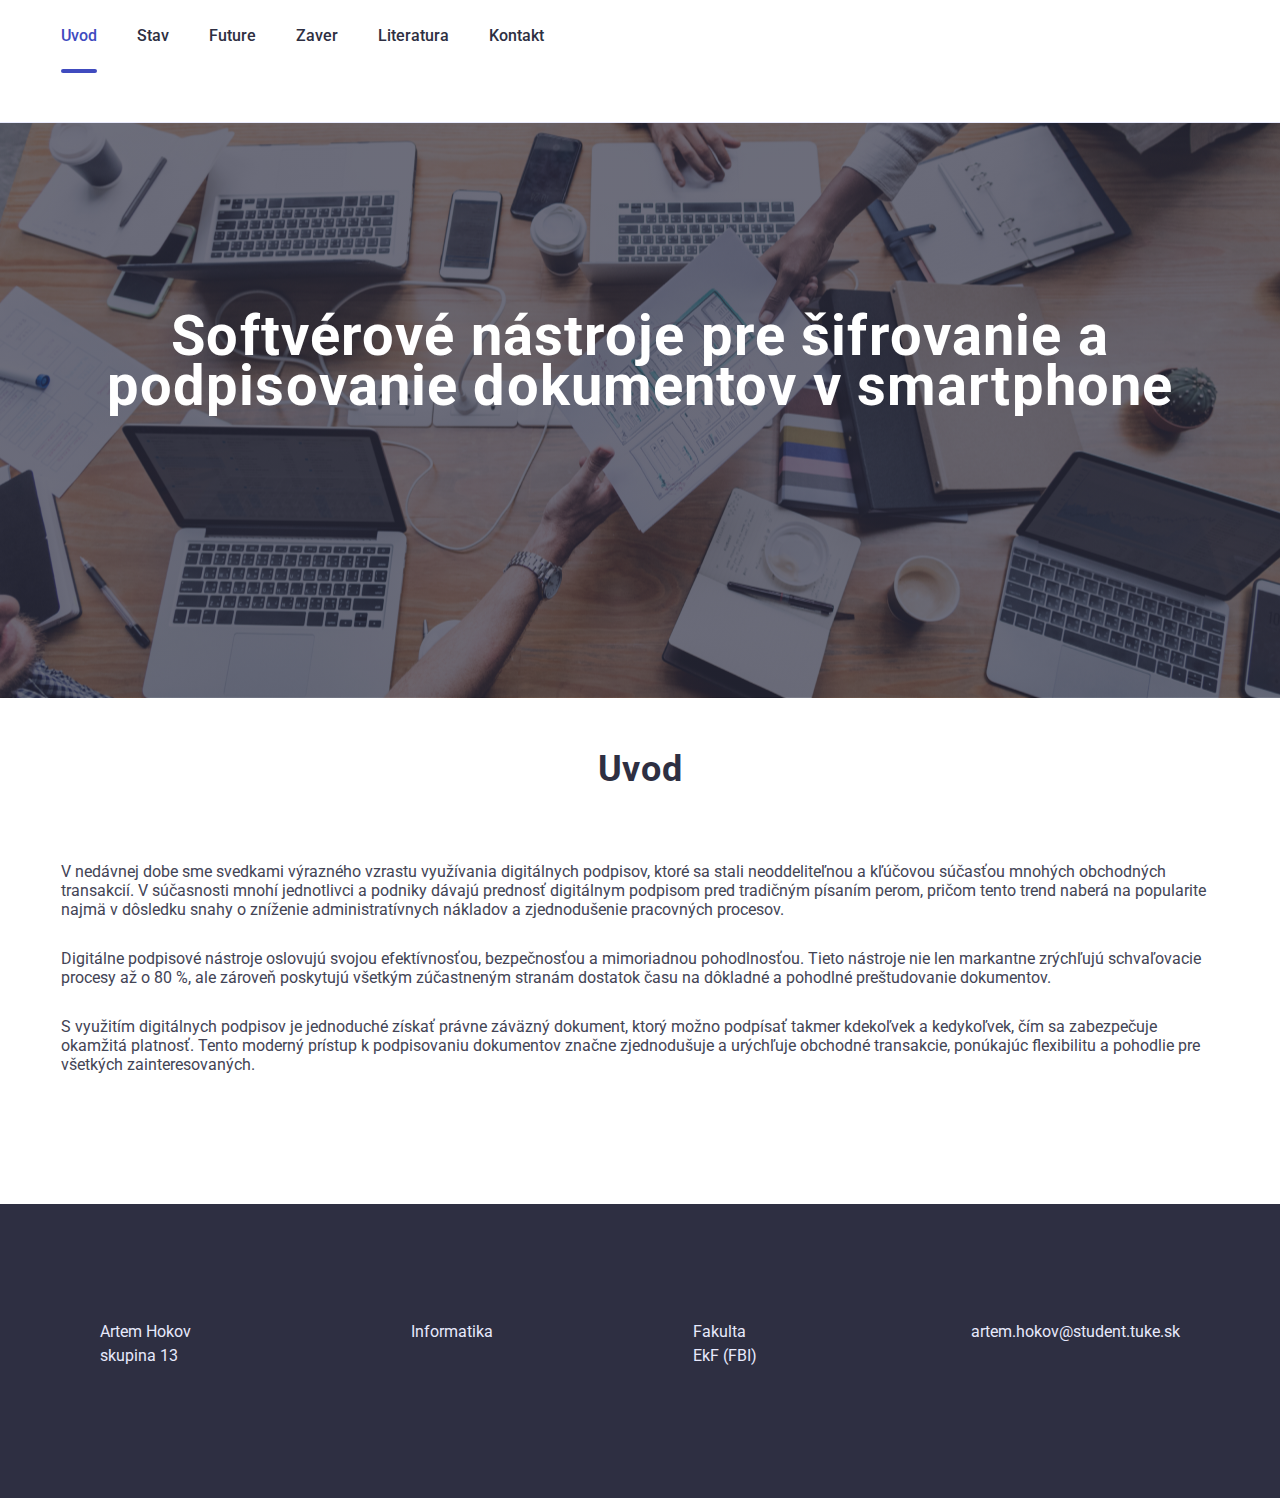
<file: index.html>
<!DOCTYPE html>
<html lang="en">
  <head>
    <meta charset="UTF-8" />
    <meta http-equiv="X-UA-Compatible" content="IE=edge" />
    <meta name="viewport" content="width=device-width, initial-scale=1.0" />
    <title>Document</title>

    <link rel="preconnect" href="https://fonts.googleapis.com" />
    <link rel="preconnect" href="https://fonts.gstatic.com" crossorigin />
    <link
      href="https://fonts.googleapis.com/css2?family=Roboto:wght@400;500;700;900&display=swap"
      rel="stylesheet"
    />

    <link
      rel="stylesheet"
      href="https://cdnjs.cloudflare.com/ajax/libs/modern-normalize/1.1.0/modern-normalize.min.css"
      integrity="sha512-wpPYUAdjBVSE4KJnH1VR1HeZfpl1ub8YT/NKx4PuQ5NmX2tKuGu6U/JRp5y+Y8XG2tV+wKQpNHVUX03MfMFn9Q=="
      crossorigin="anonymous"
      referrerpolicy="no-referrer"
    />
    <link rel="stylesheet" href="./styles.css" />
  </head>
  <body>
    <header class="header">
      <div class="container header-container">
        <nav class="header-nav">
          <ul class="header-menu">
            <li class="markers">
              <a class="header-link active" href="index.html">Uvod</a>
            </li>
            <li class="markers">
              <a class="header-link" href="stav.html">Stav</a>
            </li>
            <li class="markers"><a class="header-link" href="future.html">Future</a></li>
            <li class="markers"><a class="header-link" href="zaver.htm">Zaver</a></li>
            <li class="markers">
              <a class="header-link" href="literatura.html">Literatura</a>
            </li>
            <li class="markers"><a class="header-link" href="#kontakt">Kontakt</a></li>
          </ul>
      </div>
    </header>
    <main>
      <section class="first-section">
        <div class="container">
          <h1 class="title">Softvérové nástroje pre šifrovanie a podpisovanie dokumentov v smartphone</h1>
        </div>
      </section>
      <section class="section">
        <div class="container" id="uvod">
          <h2 class="title-h2">Uvod</h2>
          <div class="container">
          <div class="paragraph-container">
            <p class="paragraph">V nedávnej dobe sme svedkami výrazného vzrastu využívania digitálnych podpisov, ktoré sa stali neoddeliteľnou a kľúčovou súčasťou mnohých obchodných transakcií. V súčasnosti mnohí jednotlivci a podniky dávajú prednosť digitálnym podpisom pred tradičným písaním perom, pričom tento trend naberá na popularite najmä v dôsledku snahy o zníženie administratívnych nákladov a zjednodušenie pracovných procesov.
</p>
          </div>
          <div class="paragraph-container">
            <p class="paragraph">Digitálne podpisové nástroje oslovujú svojou efektívnosťou, bezpečnosťou a mimoriadnou pohodlnosťou. Tieto nástroje nie len markantne zrýchľujú schvaľovacie procesy až o 80 %, ale zároveň poskytujú všetkým zúčastneným stranám dostatok času na dôkladné a pohodlné preštudovanie dokumentov.</p>
          </div>
          <div class="paragraph-container">
            <p class="paragraph">S využitím digitálnych podpisov je jednoduché získať právne záväzný dokument, ktorý možno podpísať takmer kdekoľvek a kedykoľvek, čím sa zabezpečuje okamžitá platnosť. Tento moderný prístup k podpisovaniu dokumentov značne zjednodušuje a urýchľuje obchodné transakcie, ponúkajúc flexibilitu a pohodlie pre všetkých zainteresovaných.</p>
          </div>
          </div>
        </div>
      </section>
    </main>
    <footer class="section-footer" id="kontakt">
      <div class="paragraph-footer">
        <p class="paragraph-container">
          Artem Hokov skupina 13
        </p>
      </div>
      <div class="paragraph-footer">
        <p class="paragraph">
        Informatika 
      </p>
      </div>
      <div class="paragraph-footer">
        <p class="paragraph">
        Fakulta EkF (FBI)
      </p>
      </div>
      <div class="paragraph-footer">
        <p class="paragraph">artem.hokov@student.tuke.sk</p>
      </div>
      
    </footer>
</html>
</file>
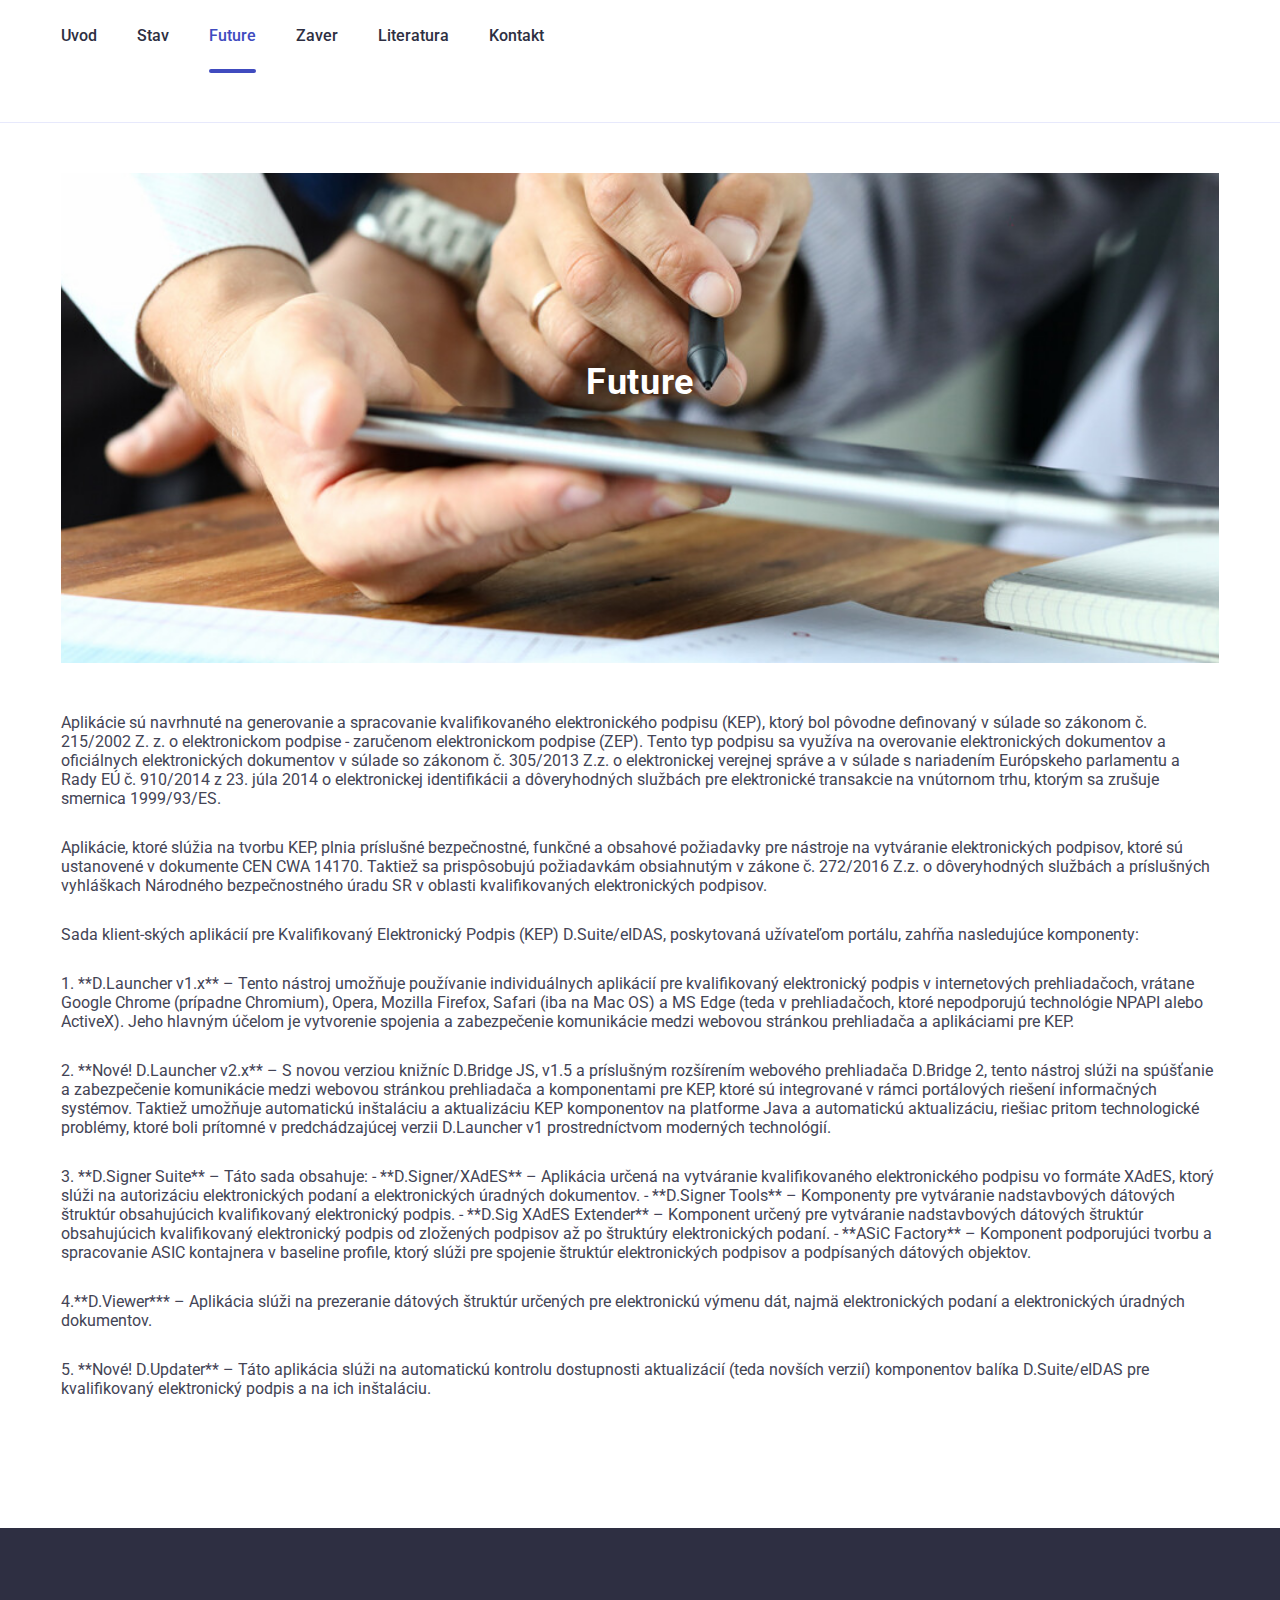
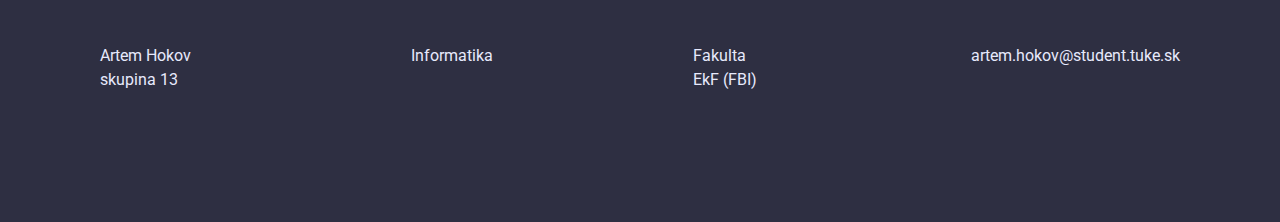
<file: future.html>
<!DOCTYPE html>
<html lang="en">
  <head>
    <meta charset="UTF-8" />
    <meta name="viewport" content="width=device-width, initial-scale=1.0" />
    <title>Document</title>
    <link rel="preconnect" href="https://fonts.googleapis.com" />
    <link rel="preconnect" href="https://fonts.gstatic.com" crossorigin />
    <link
      href="https://fonts.googleapis.com/css2?family=Roboto:wght@400;500;700;900&display=swap"
      rel="stylesheet"
    />

    <link
      rel="stylesheet"
      href="https://cdnjs.cloudflare.com/ajax/libs/modern-normalize/1.1.0/modern-normalize.min.css"
      integrity="sha512-wpPYUAdjBVSE4KJnH1VR1HeZfpl1ub8YT/NKx4PuQ5NmX2tKuGu6U/JRp5y+Y8XG2tV+wKQpNHVUX03MfMFn9Q=="
      crossorigin="anonymous"
      referrerpolicy="no-referrer"
    />
    <link rel="stylesheet" href="./styles.css" />
  </head>
  <body>
    <header class="header">
      <div class="container header-container">
        <nav class="header-nav">
          <ul class="header-menu">
            <li class="markers">
              <a class="header-link" href="index.html">Uvod</a>
            </li>
            <li class="markers">
              <a class="header-link" href="stav.html">Stav</a>
            </li>
            <li class="markers">
              <a class="header-link active" href="future.html">Future</a>
            </li>
            <li class="markers">
              <a class="header-link" href="zaver.htm">Zaver</a>
            </li>
            <li class="markers">
              <a class="header-link" href="literatura.html">Literatura</a>
            </li>
            <li class="markers">
              <a class="header-link" href="#kontakt">Kontakt</a>
            </li>
          </ul>
        </nav>
      </div>
    </header>
    <main>
      <section class="section">
        <div class="container" id="future">
          <div class="section-future">
            <h2 class="title-h2-future">Future</h2>
          </div>
          <div class="container">
            <div class="paragraph-container">
              <p class="paragraph">
                Aplikácie sú navrhnuté na generovanie a spracovanie
                kvalifikovaného elektronického podpisu (KEP), ktorý bol pôvodne
                definovaný v súlade so zákonom č. 215/2002 Z. z. o elektronickom
                podpise - zaručenom elektronickom podpise (ZEP). Tento typ
                podpisu sa využíva na overovanie elektronických dokumentov a
                oficiálnych elektronických dokumentov v súlade so zákonom č.
                305/2013 Z.z. o elektronickej verejnej správe a v súlade s
                nariadením Európskeho parlamentu a Rady EÚ č. 910/2014 z 23.
                júla 2014 o elektronickej identifikácii a dôveryhodných službách
                pre elektronické transakcie na vnútornom trhu, ktorým sa zrušuje
                smernica 1999/93/ES.
              </p>
            </div>
            <div class="paragraph-container">
              <p class="paragraph">
                Aplikácie, ktoré slúžia na tvorbu KEP, plnia príslušné
                bezpečnostné, funkčné a obsahové požiadavky pre nástroje na
                vytváranie elektronických podpisov, ktoré sú ustanovené v
                dokumente CEN CWA 14170. Taktiež sa prispôsobujú požiadavkám
                obsiahnutým v zákone č. 272/2016 Z.z. o dôveryhodných službách a
                príslušných vyhláškach Národného bezpečnostného úradu SR v
                oblasti kvalifikovaných elektronických podpisov.
              </p>
            </div>
            <div class="paragraph-container">
              <p class="paragraph">
                Sada klient-ských aplikácií pre Kvalifikovaný Elektronický
                Podpis (KEP) D.Suite/eIDAS, poskytovaná užívateľom portálu,
                zahŕňa nasledujúce komponenty:
              </p>
            </div>
            <div class="paragraph-container">
              <p class="paragraph">
                1. **D.Launcher v1.x** – Tento nástroj umožňuje používanie
                individuálnych aplikácií pre kvalifikovaný elektronický podpis v
                internetových prehliadačoch, vrátane Google Chrome (prípadne
                Chromium), Opera, Mozilla Firefox, Safari (iba na Mac OS) a MS
                Edge (teda v prehliadačoch, ktoré nepodporujú technológie NPAPI
                alebo ActiveX). Jeho hlavným účelom je vytvorenie spojenia a
                zabezpečenie komunikácie medzi webovou stránkou prehliadača a
                aplikáciami pre KEP.
              </p>
            </div>
            <div class="paragraph-container">
              <p class="paragraph">
                2. **Nové! D.Launcher v2.x** – S novou verziou knižníc D.Bridge
                JS, v1.5 a príslušným rozšírením webového prehliadača D.Bridge
                2, tento nástroj slúži na spúšťanie a zabezpečenie komunikácie
                medzi webovou stránkou prehliadača a komponentami pre KEP, ktoré
                sú integrované v rámci portálových riešení informačných
                systémov. Taktiež umožňuje automatickú inštaláciu a aktualizáciu
                KEP komponentov na platforme Java a automatickú aktualizáciu,
                riešiac pritom technologické problémy, ktoré boli prítomné v
                predchádzajúcej verzii D.Launcher v1 prostredníctvom moderných
                technológií.
              </p>
            </div>
            <div class="paragraph-container">
              <p class="paragraph">
                3. **D.Signer Suite** – Táto sada obsahuje: - **D.Signer/XAdES**
                – Aplikácia určená na vytváranie kvalifikovaného elektronického
                podpisu vo formáte XAdES, ktorý slúži na autorizáciu
                elektronických podaní a elektronických úradných dokumentov. -
                **D.Signer Tools** – Komponenty pre vytváranie nadstavbových
                dátových štruktúr obsahujúcich kvalifikovaný elektronický
                podpis. - **D.Sig XAdES Extender** – Komponent určený pre
                vytváranie nadstavbových dátových štruktúr obsahujúcich
                kvalifikovaný elektronický podpis od zložených podpisov až po
                štruktúry elektronických podaní. - **ASiC Factory** – Komponent
                podporujúci tvorbu a spracovanie ASIC kontajnera v baseline
                profile, ktorý slúži pre spojenie štruktúr elektronických
                podpisov a podpísaných dátových objektov.
              </p>
            </div>
            <div class="paragraph-container">
              <p class="paragraph">
                4.**D.Viewer*** – Aplikácia slúži na prezeranie dátových
                štruktúr určených pre elektronickú výmenu dát, najmä
                elektronických podaní a elektronických úradných dokumentov.
              </p>
            </div>
            <div class="paragraph-container">
              <p class="paragraph">
                5. **Nové! D.Updater** – Táto aplikácia slúži na automatickú
                kontrolu dostupnosti aktualizácií (teda novších verzií)
                komponentov balíka D.Suite/eIDAS pre kvalifikovaný elektronický
                podpis a na ich inštaláciu.
              </p>
            </div>
          </div>
        </div>
      </section>
    </main>
    <footer class="section-footer" id="kontakt">
      <div class="paragraph-footer">
        <p class="paragraph-container">Artem Hokov skupina 13</p>
      </div>
      <div class="paragraph-footer">
        <p class="paragraph">Informatika</p>
      </div>
      <div class="paragraph-footer">
        <p class="paragraph">Fakulta EkF (FBI)</p>
      </div>
      <div class="paragraph-footer">
        <p class="paragraph">artem.hokov@student.tuke.sk</p>
      </div>
    </footer>
  </body>
</html>
</file>
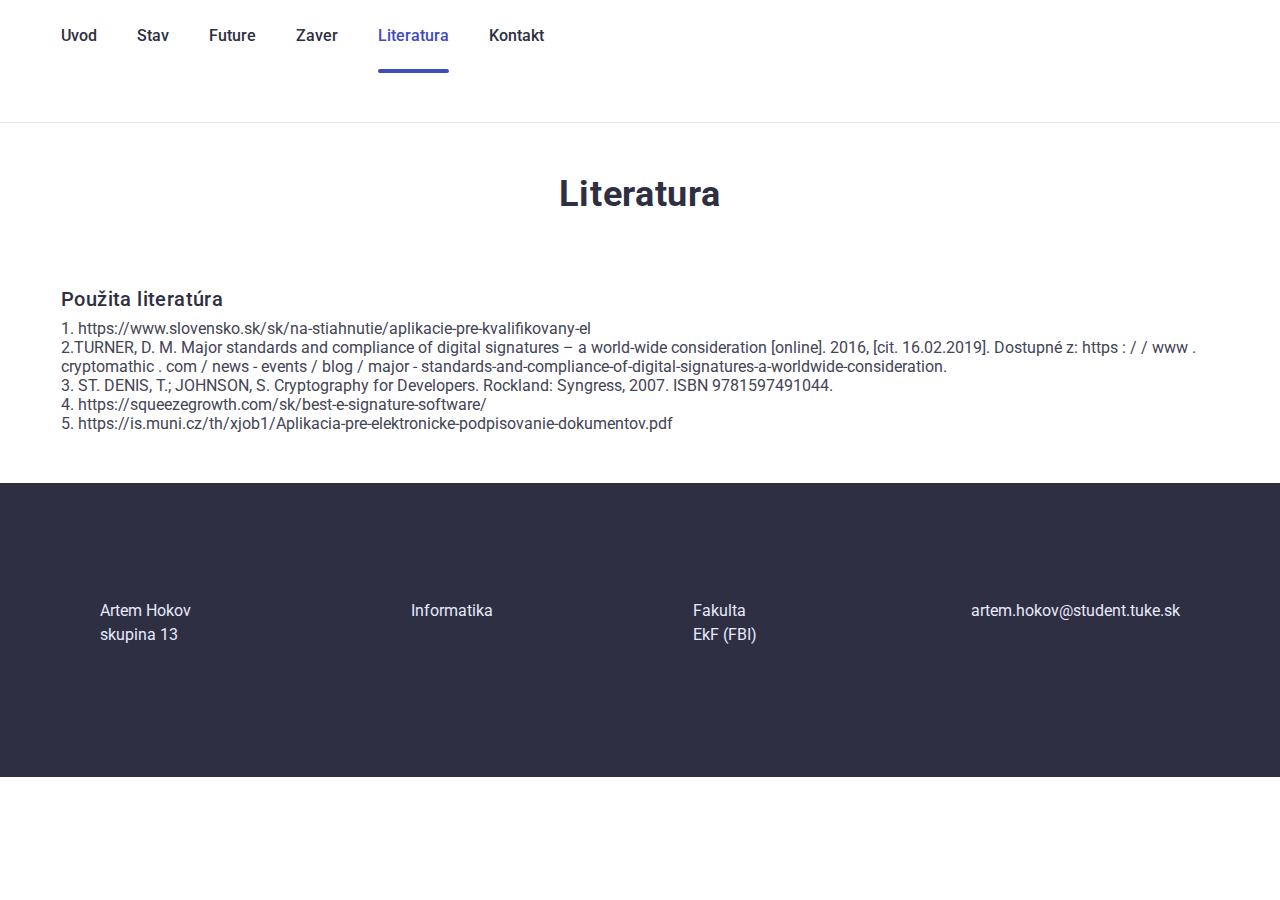
<file: literatura.html>
<!DOCTYPE html>
<html lang="en">
  <head>
    <meta charset="UTF-8" />
    <meta name="viewport" content="width=device-width, initial-scale=1.0" />
    <title>Document</title>
    <link rel="preconnect" href="https://fonts.googleapis.com" />
    <link rel="preconnect" href="https://fonts.gstatic.com" crossorigin />
    <link
      href="https://fonts.googleapis.com/css2?family=Roboto:wght@400;500;700;900&display=swap"
      rel="stylesheet"
    />

    <link
      rel="stylesheet"
      href="https://cdnjs.cloudflare.com/ajax/libs/modern-normalize/1.1.0/modern-normalize.min.css"
      integrity="sha512-wpPYUAdjBVSE4KJnH1VR1HeZfpl1ub8YT/NKx4PuQ5NmX2tKuGu6U/JRp5y+Y8XG2tV+wKQpNHVUX03MfMFn9Q=="
      crossorigin="anonymous"
      referrerpolicy="no-referrer"
    />
    <link rel="stylesheet" href="./styles.css" />
  </head>
  <body>
    <header class="header">
      <div class="container header-container">
        <nav class="header-nav">
          <ul class="header-menu">
            <li class="markers">
              <a class="header-link" href="index.html">Uvod</a>
            </li>
            <li class="markers">
              <a class="header-link" href="stav.html">Stav</a>
            </li>
            <li class="markers">
              <a class="header-link" href="future.html">Future</a>
            </li>
            <li class="markers">
              <a class="header-link" href="zaver.htm">Zaver</a>
            </li>
            <li class="markers">
              <a class="header-link active" href="literatura.html"
                >Literatura</a
              >
            </li>
            <li class="markers">
              <a class="header-link" href="#kontakt">Kontakt</a>
            </li>
          </ul>
        </nav>
      </div>
    </header>
    <main>
      <section class="section">
        <div class="container" id="literatura">
          <h2 class="title-h2">Literatura</h2>
          <h3 class="title-h3">Použita literatúra</h3>
          <p class="paragraph">
            1.
            https://www.slovensko.sk/sk/na-stiahnutie/aplikacie-pre-kvalifikovany-el
          </p>
          <p class="paragraph">
            2.TURNER, D. M. Major standards and compliance of digital signatures
            – a world-wide consideration [online]. 2016, [cit. 16.02.2019].
            Dostupné z: https : / / www . cryptomathic . com / news - events /
            blog / major -
            standards-and-compliance-of-digital-signatures-a-worldwide-consideration.
          </p>
          <p class="paragraph">
            3. ST. DENIS, T.; JOHNSON, S. Cryptography for Developers. Rockland:
            Syngress, 2007. ISBN 9781597491044.
          </p>
          <p class="paragraph">
            4. https://squeezegrowth.com/sk/best-e-signature-software/
          </p>
          <p class="paragraph">
            5.
            https://is.muni.cz/th/xjob1/Aplikacia-pre-elektronicke-podpisovanie-dokumentov.pdf
          </p>
        </div>
      </section>
    </main>
    <footer class="section-footer" id="kontakt">
      <div class="paragraph-footer">
        <p class="paragraph-container">Artem Hokov skupina 13</p>
      </div>
      <div class="paragraph-footer">
        <p class="paragraph">Informatika</p>
      </div>
      <div class="paragraph-footer">
        <p class="paragraph">Fakulta EkF (FBI)</p>
      </div>
      <div class="paragraph-footer">
        <p class="paragraph">artem.hokov@student.tuke.sk</p>
      </div>
    </footer>
  </body>
</html>
</file>
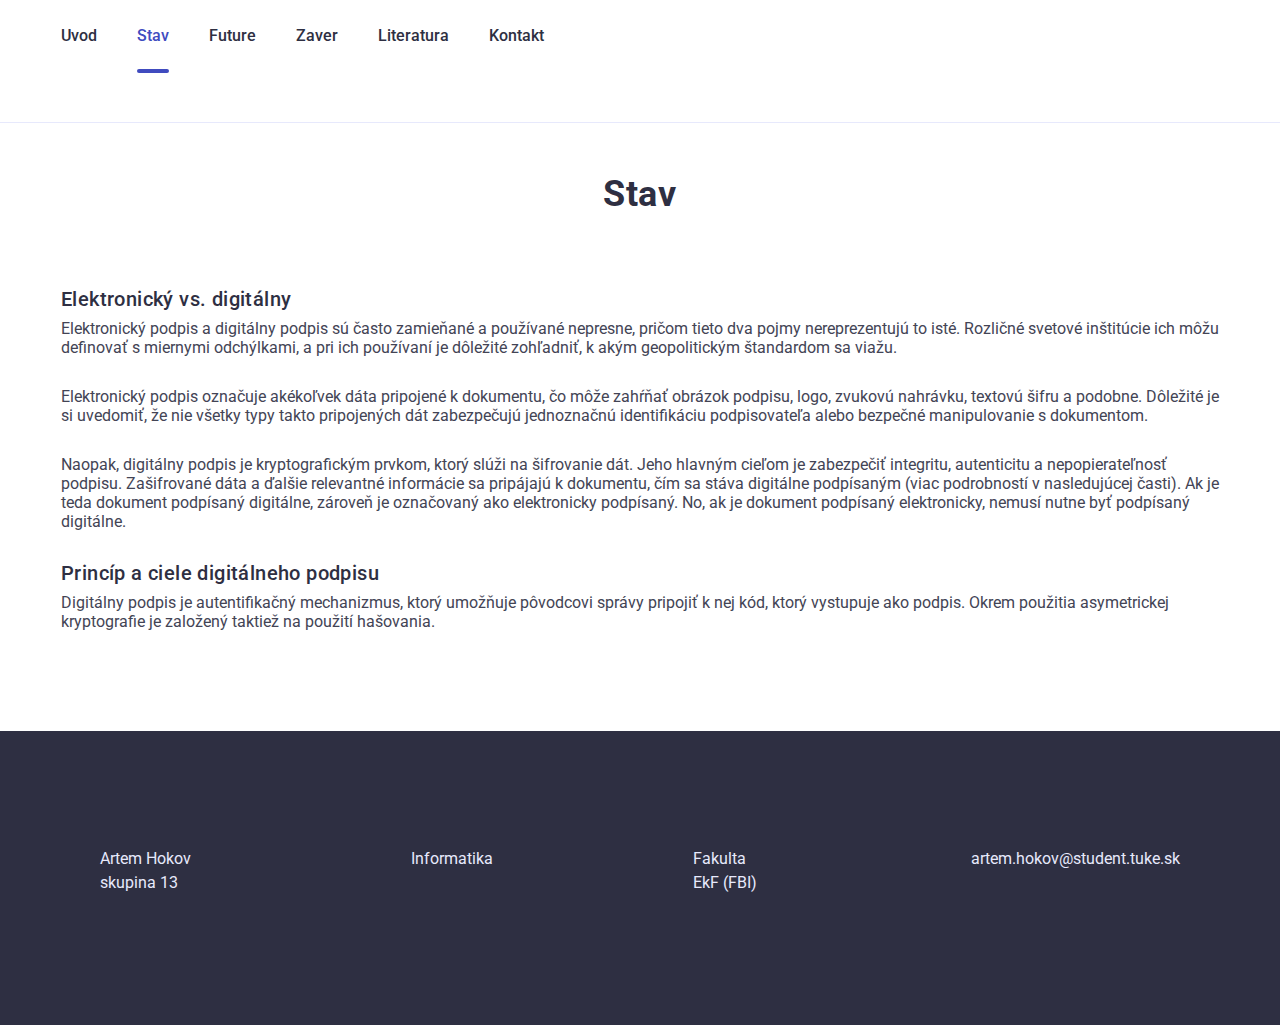
<file: stav.html>
<!DOCTYPE html>
<html lang="en">
  <head>
    <meta charset="UTF-8" />
    <meta name="viewport" content="width=device-width, initial-scale=1.0" />
    <title>Document</title>
    <link rel="preconnect" href="https://fonts.googleapis.com" />
    <link rel="preconnect" href="https://fonts.gstatic.com" crossorigin />
    <link
      href="https://fonts.googleapis.com/css2?family=Roboto:wght@400;500;700;900&display=swap"
      rel="stylesheet"
    />

    <link
      rel="stylesheet"
      href="https://cdnjs.cloudflare.com/ajax/libs/modern-normalize/1.1.0/modern-normalize.min.css"
      integrity="sha512-wpPYUAdjBVSE4KJnH1VR1HeZfpl1ub8YT/NKx4PuQ5NmX2tKuGu6U/JRp5y+Y8XG2tV+wKQpNHVUX03MfMFn9Q=="
      crossorigin="anonymous"
      referrerpolicy="no-referrer"
    />
    <link rel="stylesheet" href="./styles.css" />
  </head>
  <body>
    <header class="header">
      <div class="container header-container">
        <nav class="header-nav">
          <ul class="header-menu">
            <li class="markers">
              <a class="header-link" href="index.html">Uvod</a>
            </li>
            <li class="markers">
              <a class="header-link active" href="stav.html">Stav</a>
            </li>
            <li class="markers">
              <a class="header-link" href="future.html">Future</a>
            </li>
            <li class="markers">
              <a class="header-link" href="zaver.htm">Zaver</a>
            </li>
            <li class="markers">
              <a class="header-link" href="literatura.html">Literatura</a>
            </li>
            <li class="markers">
              <a class="header-link" href="#kontakt">Kontakt</a>
            </li>
          </ul>
        </nav>
      </div>
    </header>
    <main>
      <section class="section">
        <div class="container" id="stav">
          <h2 class="title-h2">Stav</h2>
          <div class="container">
            <h3 class="title-h3">Elektronický vs. digitálny</h3>
            <div class="paragraph-container">
              <p class="paragraph">
                Elektronický podpis a digitálny podpis sú často zamieňané a
                používané nepresne, pričom tieto dva pojmy nereprezentujú to
                isté. Rozličné svetové inštitúcie ich môžu definovať s miernymi
                odchýlkami, a pri ich používaní je dôležité zohľadniť, k akým
                geopolitickým štandardom sa viažu.
              </p>
            </div>
            <div class="paragraph-container">
              <p class="paragraph">
                Elektronický podpis označuje akékoľvek dáta pripojené k
                dokumentu, čo môže zahŕňať obrázok podpisu, logo, zvukovú
                nahrávku, textovú šifru a podobne. Dôležité je si uvedomiť, že
                nie všetky typy takto pripojených dát zabezpečujú jednoznačnú
                identifikáciu podpisovateľa alebo bezpečné manipulovanie s
                dokumentom.
              </p>
            </div>
            <div class="paragraph-container">
              <p class="paragraph">
                Naopak, digitálny podpis je kryptografickým prvkom, ktorý slúži
                na šifrovanie dát. Jeho hlavným cieľom je zabezpečiť integritu,
                autenticitu a nepopierateľnosť podpisu. Zašifrované dáta a
                ďalšie relevantné informácie sa pripájajú k dokumentu, čím sa
                stáva digitálne podpísaným (viac podrobností v nasledujúcej
                časti). Ak je teda dokument podpísaný digitálne, zároveň je
                označovaný ako elektronicky podpísaný. No, ak je dokument
                podpísaný elektronicky, nemusí nutne byť podpísaný digitálne.
              </p>
            </div>
            <h3 class="title-h3">Princíp a ciele digitálneho podpisu</h3>
            <p class="paragraph">
              Digitálny podpis je autentifikačný mechanizmus, ktorý umožňuje
              pôvodcovi správy pripojiť k nej kód, ktorý vystupuje ako podpis.
              Okrem použitia asymetrickej kryptografie je založený taktiež na
              použití hašovania.
            </p>
          </div>
        </div>
      </section>
    </main>
    <footer class="section-footer" id="kontakt">
      <div class="paragraph-footer">
        <p class="paragraph-container">Artem Hokov skupina 13</p>
      </div>
      <div class="paragraph-footer">
        <p class="paragraph">Informatika</p>
      </div>
      <div class="paragraph-footer">
        <p class="paragraph">Fakulta EkF (FBI)</p>
      </div>
      <div class="paragraph-footer">
        <p class="paragraph">artem.hokov@student.tuke.sk</p>
      </div>
    </footer>
  </body>
</html>
</file>
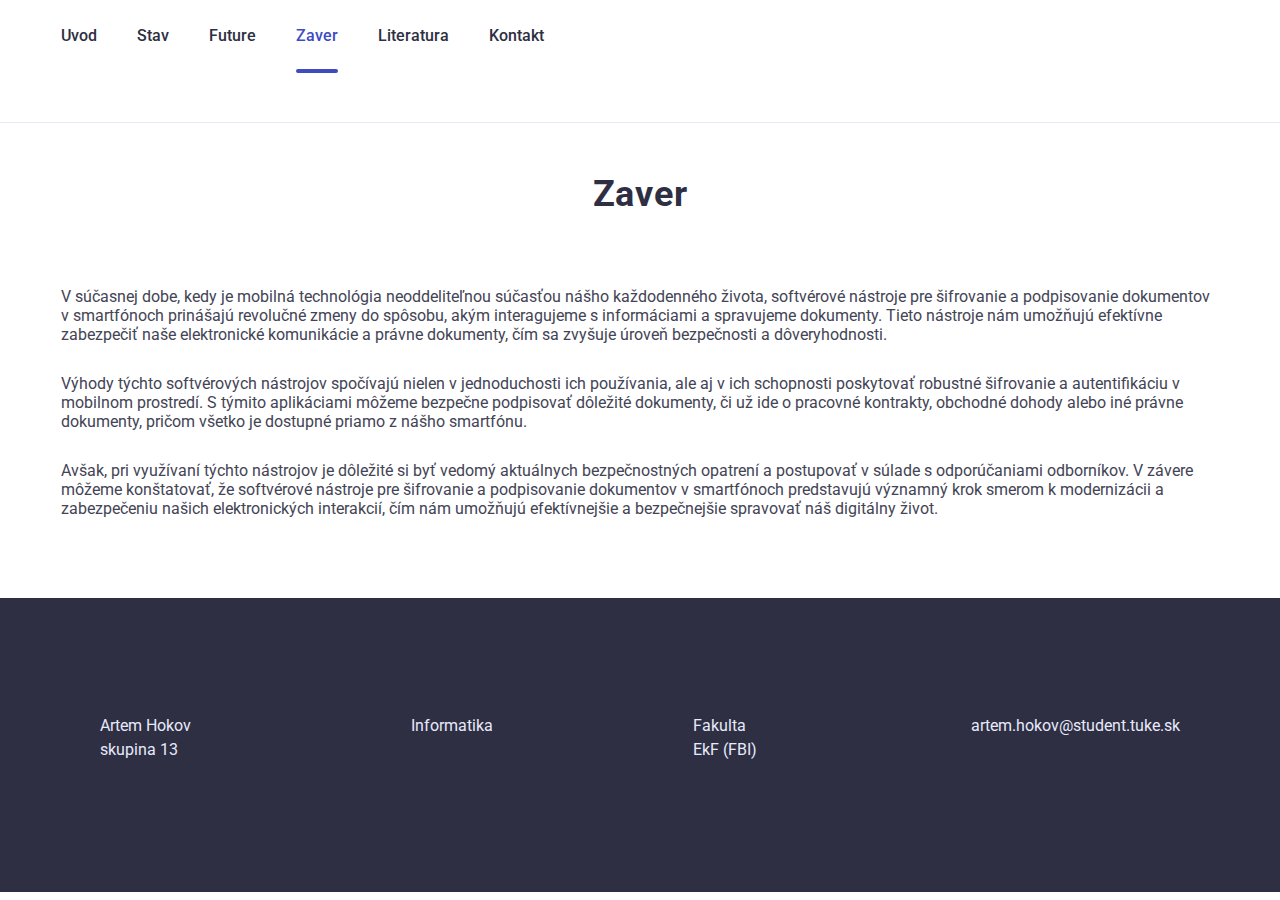
<file: zaver.htm>
<!DOCTYPE html>
<html lang="en">
  <head>
    <meta charset="UTF-8" />
    <meta name="viewport" content="width=device-width, initial-scale=1.0" />
    <title>Document</title>
    <link rel="preconnect" href="https://fonts.googleapis.com" />
    <link rel="preconnect" href="https://fonts.gstatic.com" crossorigin />
    <link
      href="https://fonts.googleapis.com/css2?family=Roboto:wght@400;500;700;900&display=swap"
      rel="stylesheet"
    />

    <link
      rel="stylesheet"
      href="https://cdnjs.cloudflare.com/ajax/libs/modern-normalize/1.1.0/modern-normalize.min.css"
      integrity="sha512-wpPYUAdjBVSE4KJnH1VR1HeZfpl1ub8YT/NKx4PuQ5NmX2tKuGu6U/JRp5y+Y8XG2tV+wKQpNHVUX03MfMFn9Q=="
      crossorigin="anonymous"
      referrerpolicy="no-referrer"
    />
    <link rel="stylesheet" href="./styles.css" />
  </head>
  <body>
    <header class="header">
      <div class="container header-container">
        <nav class="header-nav">
          <ul class="header-menu">
            <li class="markers">
              <a class="header-link" href="index.html">Uvod</a>
            </li>
            <li class="markers">
              <a class="header-link" href="stav.html">Stav</a>
            </li>
            <li class="markers">
              <a class="header-link" href="future.html">Future</a>
            </li>
            <li class="markers">
              <a class="header-link active" href="zaver.htm">Zaver</a>
            </li>
            <li class="markers">
              <a class="header-link" href="literatura.html">Literatura</a>
            </li>
            <li class="markers">
              <a class="header-link" href="#kontakt">Kontakt</a>
            </li>
          </ul>
        </nav>
      </div>
    </header>
    <main>
      <section class="section">
        <div class="container" id="zaver">
          <h2 class="title-h2">Zaver</h2>
          <div class="paragraph-container">
            <p class="paragraph">
              V súčasnej dobe, kedy je mobilná technológia neoddeliteľnou
              súčasťou nášho každodenného života, softvérové nástroje pre
              šifrovanie a podpisovanie dokumentov v smartfónoch prinášajú
              revolučné zmeny do spôsobu, akým interagujeme s informáciami a
              spravujeme dokumenty. Tieto nástroje nám umožňujú efektívne
              zabezpečiť naše elektronické komunikácie a právne dokumenty, čím
              sa zvyšuje úroveň bezpečnosti a dôveryhodnosti.
            </p>
          </div>
          <div class="paragraph-container">
            <p class="paragraph">
              Výhody týchto softvérových nástrojov spočívajú nielen v
              jednoduchosti ich používania, ale aj v ich schopnosti poskytovať
              robustné šifrovanie a autentifikáciu v mobilnom prostredí. S
              týmito aplikáciami môžeme bezpečne podpisovať dôležité dokumenty,
              či už ide o pracovné kontrakty, obchodné dohody alebo iné právne
              dokumenty, pričom všetko je dostupné priamo z nášho smartfónu.
            </p>
          </div>
          <div class="paragraph-container">
            <p class="paragraph">
              Avšak, pri využívaní týchto nástrojov je dôležité si byť vedomý
              aktuálnych bezpečnostných opatrení a postupovať v súlade s
              odporúčaniami odborníkov. V závere môžeme konštatovať, že
              softvérové nástroje pre šifrovanie a podpisovanie dokumentov v
              smartfónoch predstavujú významný krok smerom k modernizácii a
              zabezpečeniu našich elektronických interakcií, čím nám umožňujú
              efektívnejšie a bezpečnejšie spravovať náš digitálny život.
            </p>
          </div>
        </div>
      </section>
    </main>
    <footer class="section-footer" id="kontakt">
      <div class="paragraph-footer">
        <p class="paragraph-container">Artem Hokov skupina 13</p>
      </div>
      <div class="paragraph-footer">
        <p class="paragraph">Informatika</p>
      </div>
      <div class="paragraph-footer">
        <p class="paragraph">Fakulta EkF (FBI)</p>
      </div>
      <div class="paragraph-footer">
        <p class="paragraph">artem.hokov@student.tuke.sk</p>
      </div>
    </footer>
  </body>
</html>
</file>
<file: styles.css>
p, h1, h2, h3, h4, h5, h6 {
    margin-top: 0;
}

:root {
    --priority-color: #434455 ;
    --priority-bgr-color: #FFFFFF;
    --priority-text-color: #FFFFFF;
    --color-active: #404BBF;
    --title-text-color: #2E2F42;
    --second-bgr-color: #2E2F42;
    --button-color:#4D5AE5;
    --second-button-color:#E7E9FC;
    --bgr-portfolio: #E5E5E5;
    --bgr-team: #F4F4FD;
    --border-color-header: #E7E9FC;
    --social-link: #4D5AE5;
    --border: #8E8F99;
    --bgr-img: #F4F4FD;
    --col-footer-social: rgba(255, 255, 255, 0.1);
    --footer-social-hover: #31D0AA;;
}

* {
    margin: 0%;
    padding: 0%;
    box-sizing: border-box;
}

img {
    max-width: 100%;
    display: block;
}

body {
    color: var(--priority-color);
    background-color:var(--priority-bgr-color);
    font-family: 'Roboto', sans-serif;
    font-size: 16px;
}

.container {
    width: 100%;
    max-width: 1158px;
    margin: 0 auto;
    padding-bottom: 50px;
}

.paragraph-container {
    padding-bottom: 30px;
}

.section {
    padding-top: 120px;
}

.section {
    padding-top: 50px;
}

.site-title {
    text-decoration: none;
    font-weight: 800;
    font-size: 18px;
    letter-spacing: 0.03em;
    color: var(--title-text-color);
    text-transform: uppercase;
    text-align: center;
    padding: 24px 0;
}

.part-site-title {
    color: var(--button-color);
}

.container.header-container {
    display: flex;
    align-items: center;
}

.header-menu {
    display: flex;
    gap: 40px;
    align-items: center;
}

.header-nav {
    display: flex;
    gap: 76px;
    flex-grow: 1;
}

.address {
    display: flex;
    gap: 40px;
}

.header-link {
    color: var(--title-text-color);
    font-weight: 500;
    font-size: 16px;
    line-height: 1.5;
    text-decoration: none;
    padding: 24px 0;
    display: block;
    transition: color 250ms cubic-bezier(0.4, 0, 0.2, 1);
}

.header-link:hover {
    color: var(--color-active);
}

.header-link.active {
    color: var(--color-active);
    position: relative;
}

.header-link.active::after {
    width: 100%;
    height: 4px;
    display: block;
    background-color: currentColor;
    border-radius: 2px;
    position: absolute;
    bottom: 0;
    transform: translateY(1px);
    content: '';
}

.header {
    background-color: var(--priority-bgr-color);
    border-bottom: 1px solid var(--border-color-header);
}

.portfolio-header {
    border-bottom: 1px solid var(--border-color-header);
}

.markers {
    list-style-type: none;
}

.first-section {
    background-image: 
    linear-gradient(rgba(46, 47, 66, 0.7), rgba(46, 47, 66, 0.7)),
    url(./people-office.jpg);
    background-repeat: no-repeat;
    background-position: center;
    background-size: 1440px;
    padding: 188px 0;
    text-align: center;
}

.section-future {
    background-image: url(./elektricka-podpis.jpg);
    /* linear-gradient(rgba(46, 47, 66, 0.7), rgba(46, 47, 66, 0.7)); */
    background-repeat: no-repeat;
    background-position: center;
    background-size: 1440px;
    padding: 188px 0;
    text-align: center;
    margin-bottom: 50px;
}

.title {
    color:var(--priority-bgr-color);
    font-family: 'Roboto';
    font-weight: 700;
    font-size: 56px;
    line-height: 0.9;
    letter-spacing: 0.02em;
    max-width: 1200px;
    text-align: center;
    margin: 0 auto;
    margin-bottom: 48px;
}

.title-h3 {
    color: var(--title-text-color);
    font-family: 'Roboto';
    font-weight: 500;
    font-size: 20px;
    letter-spacing: 0.02em;
    margin-bottom: 8px;
}



.title-h2 {
    color: var(--title-text-color);
    font-family: 'Roboto';
    font-weight: 700;
    font-size: 36px;
    letter-spacing: 0.02em;
    text-align: center;
    margin-bottom: 72px;
}

.title-h2-future {
    color: var(--priority-text-color);
    font-family: 'Roboto';
    font-weight: 700;
    font-size: 36px;
    letter-spacing: 0.02em;
    text-align: center;
    margin-bottom: 72px;
}


.section-footer {
    background-color:var(--second-bgr-color);
    padding: 100px 0;
    display: flex;
}



.paragraph-footer {
    color: var(--second-button-color);
    max-width: 264px;
    margin-top: 16px;
    line-height: 1.5;
    margin-left: 100px;
    margin-right: 100px;
}
</file>
